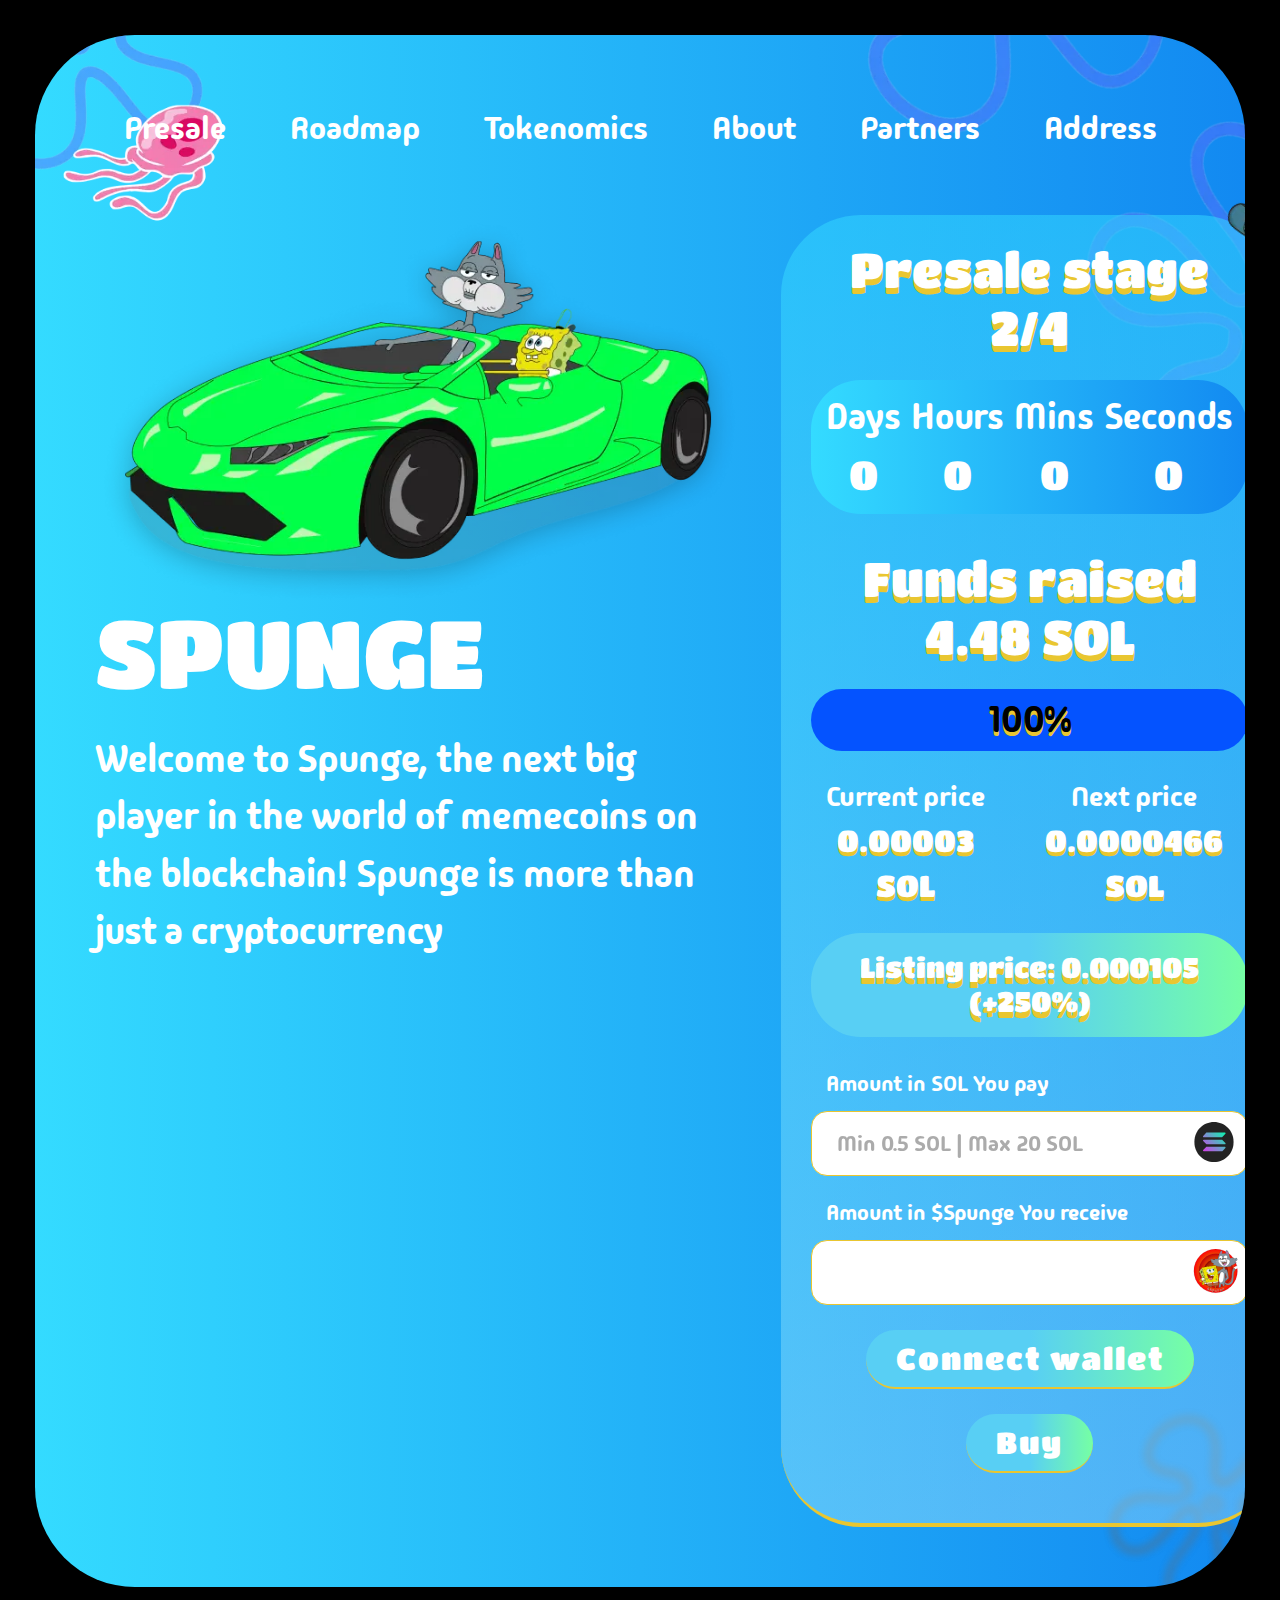
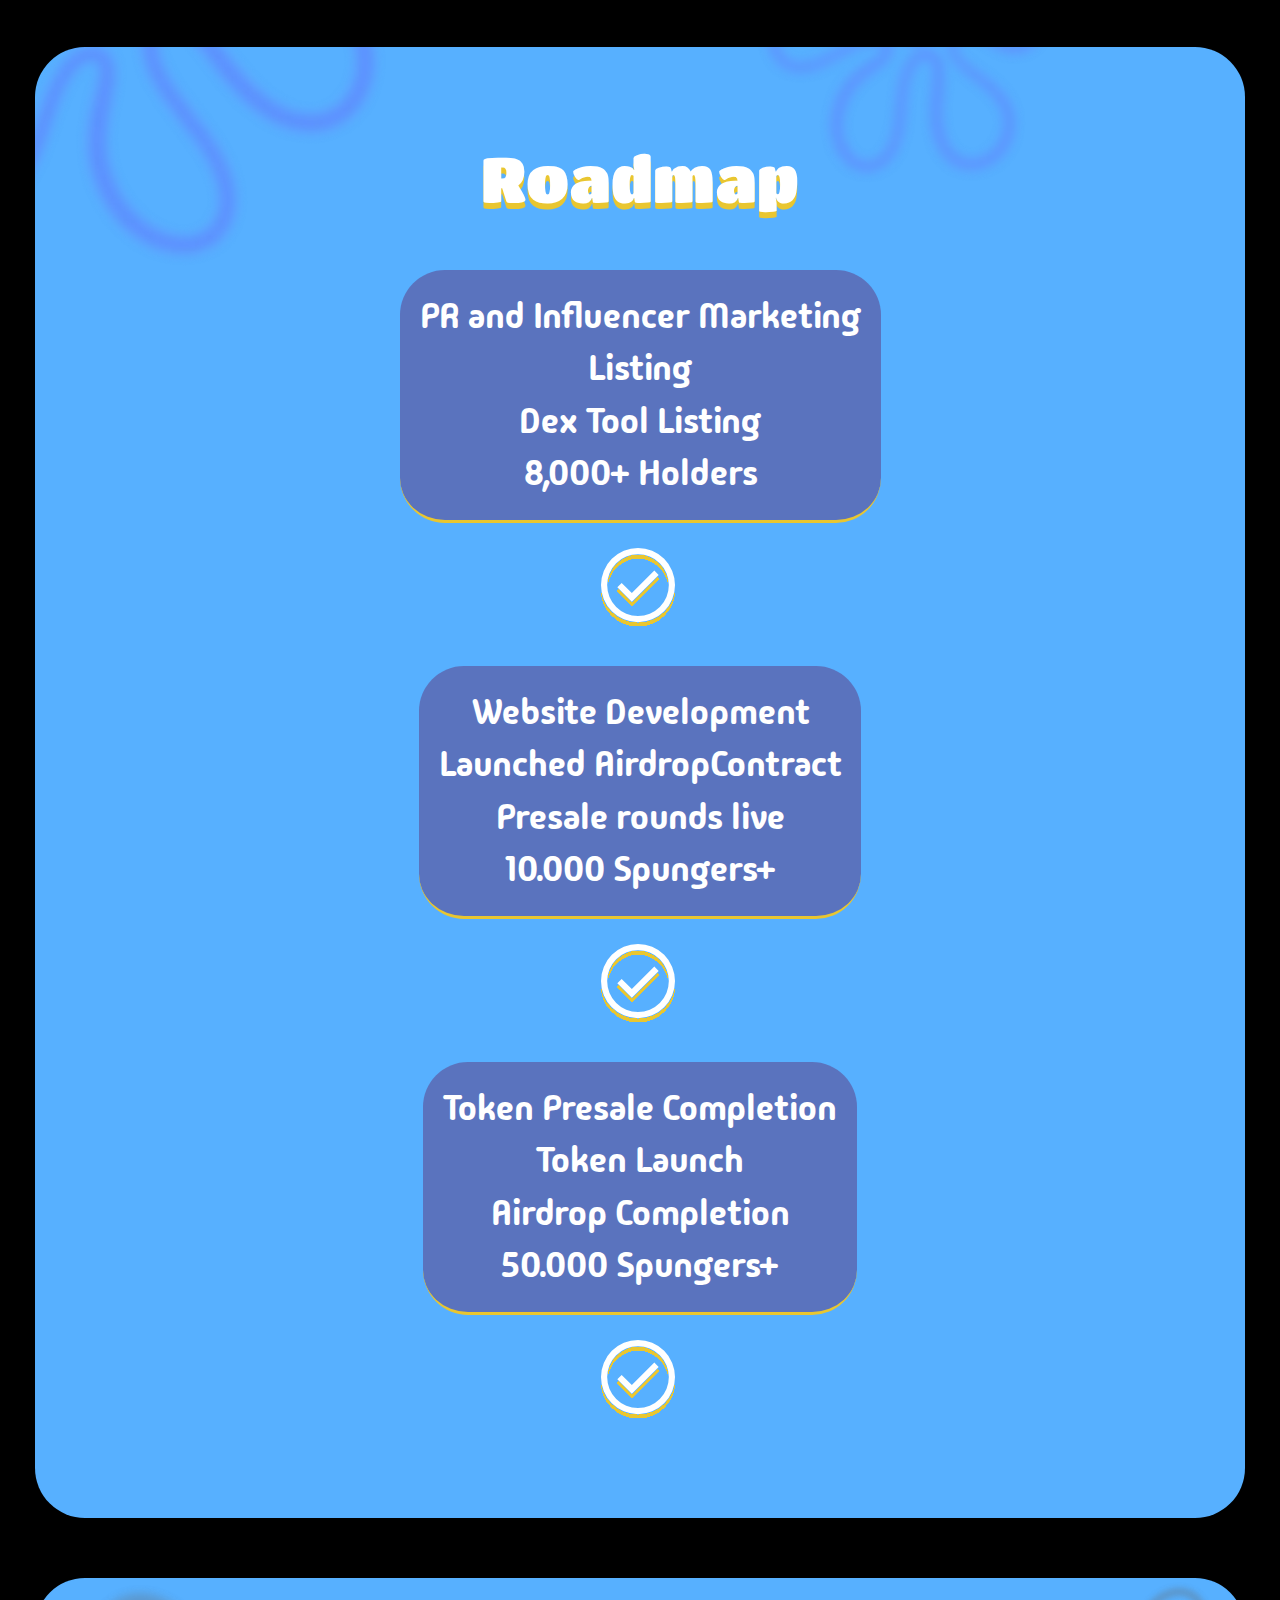
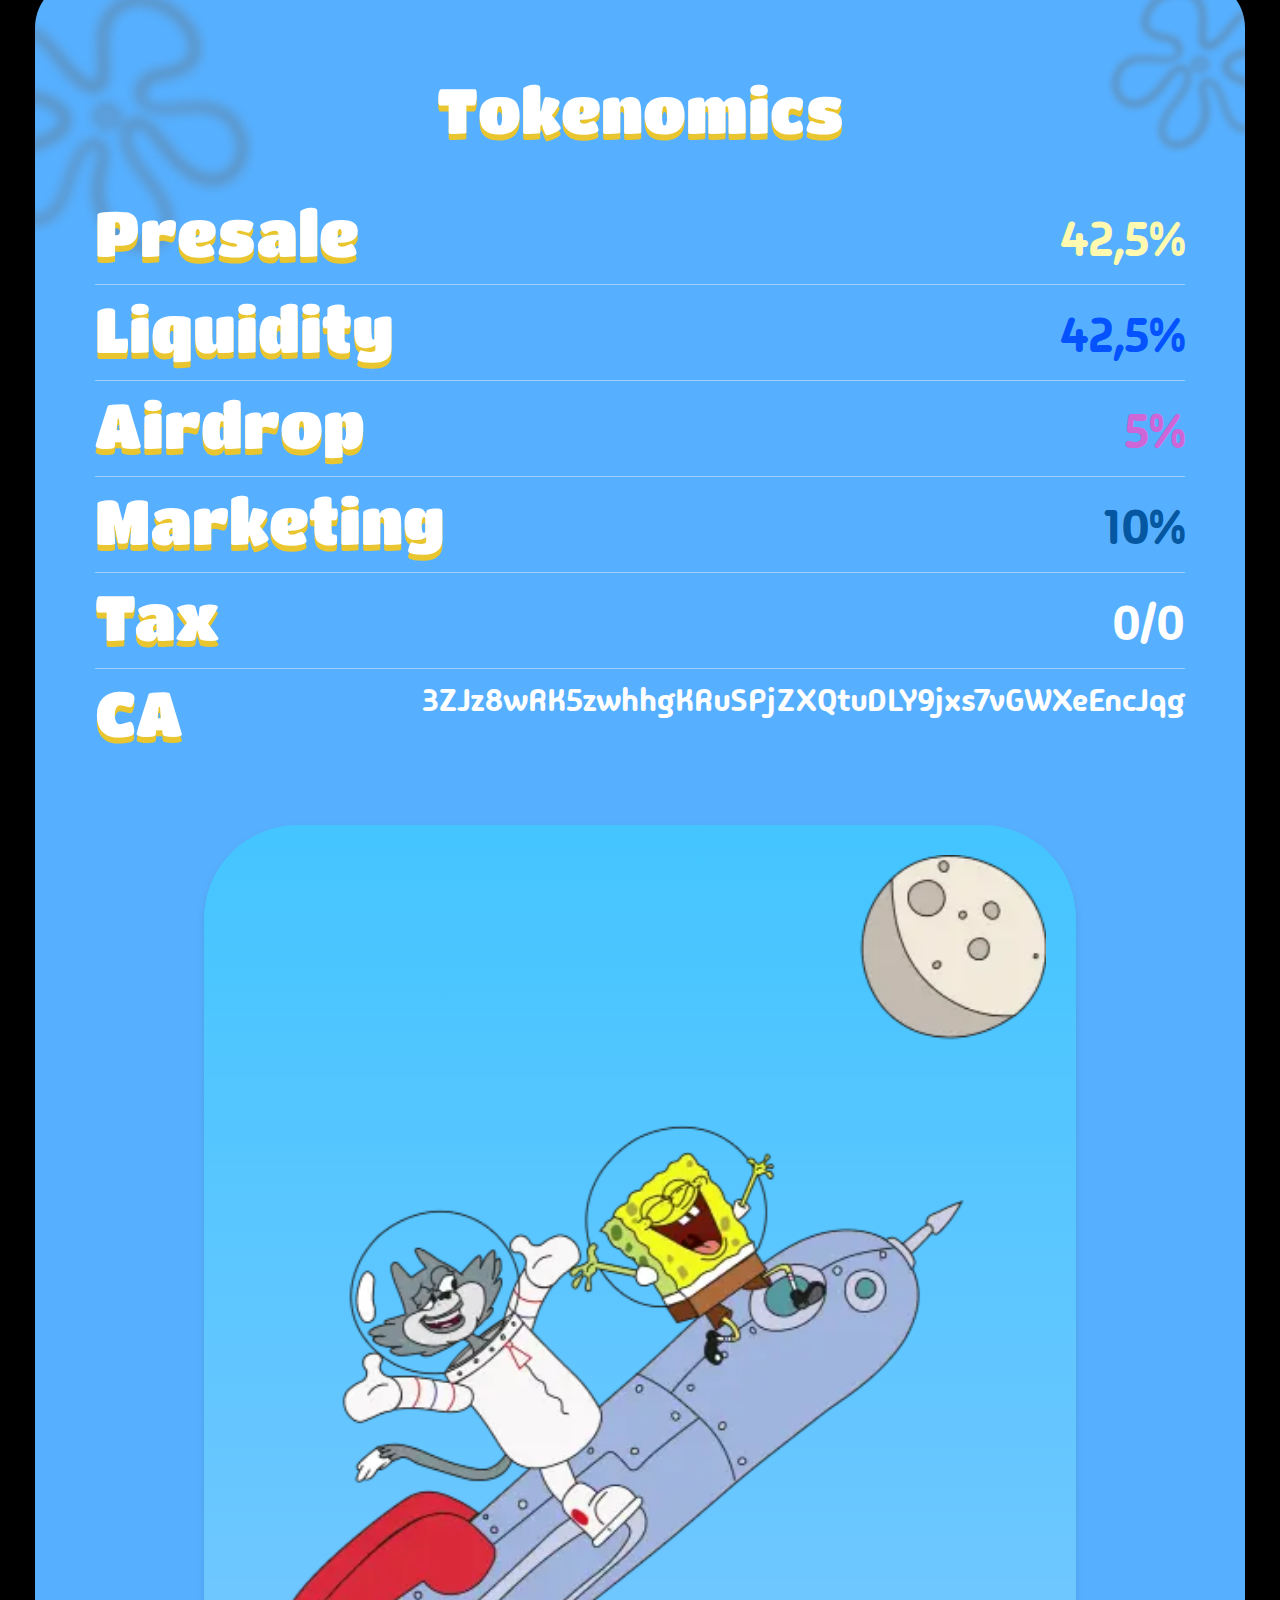
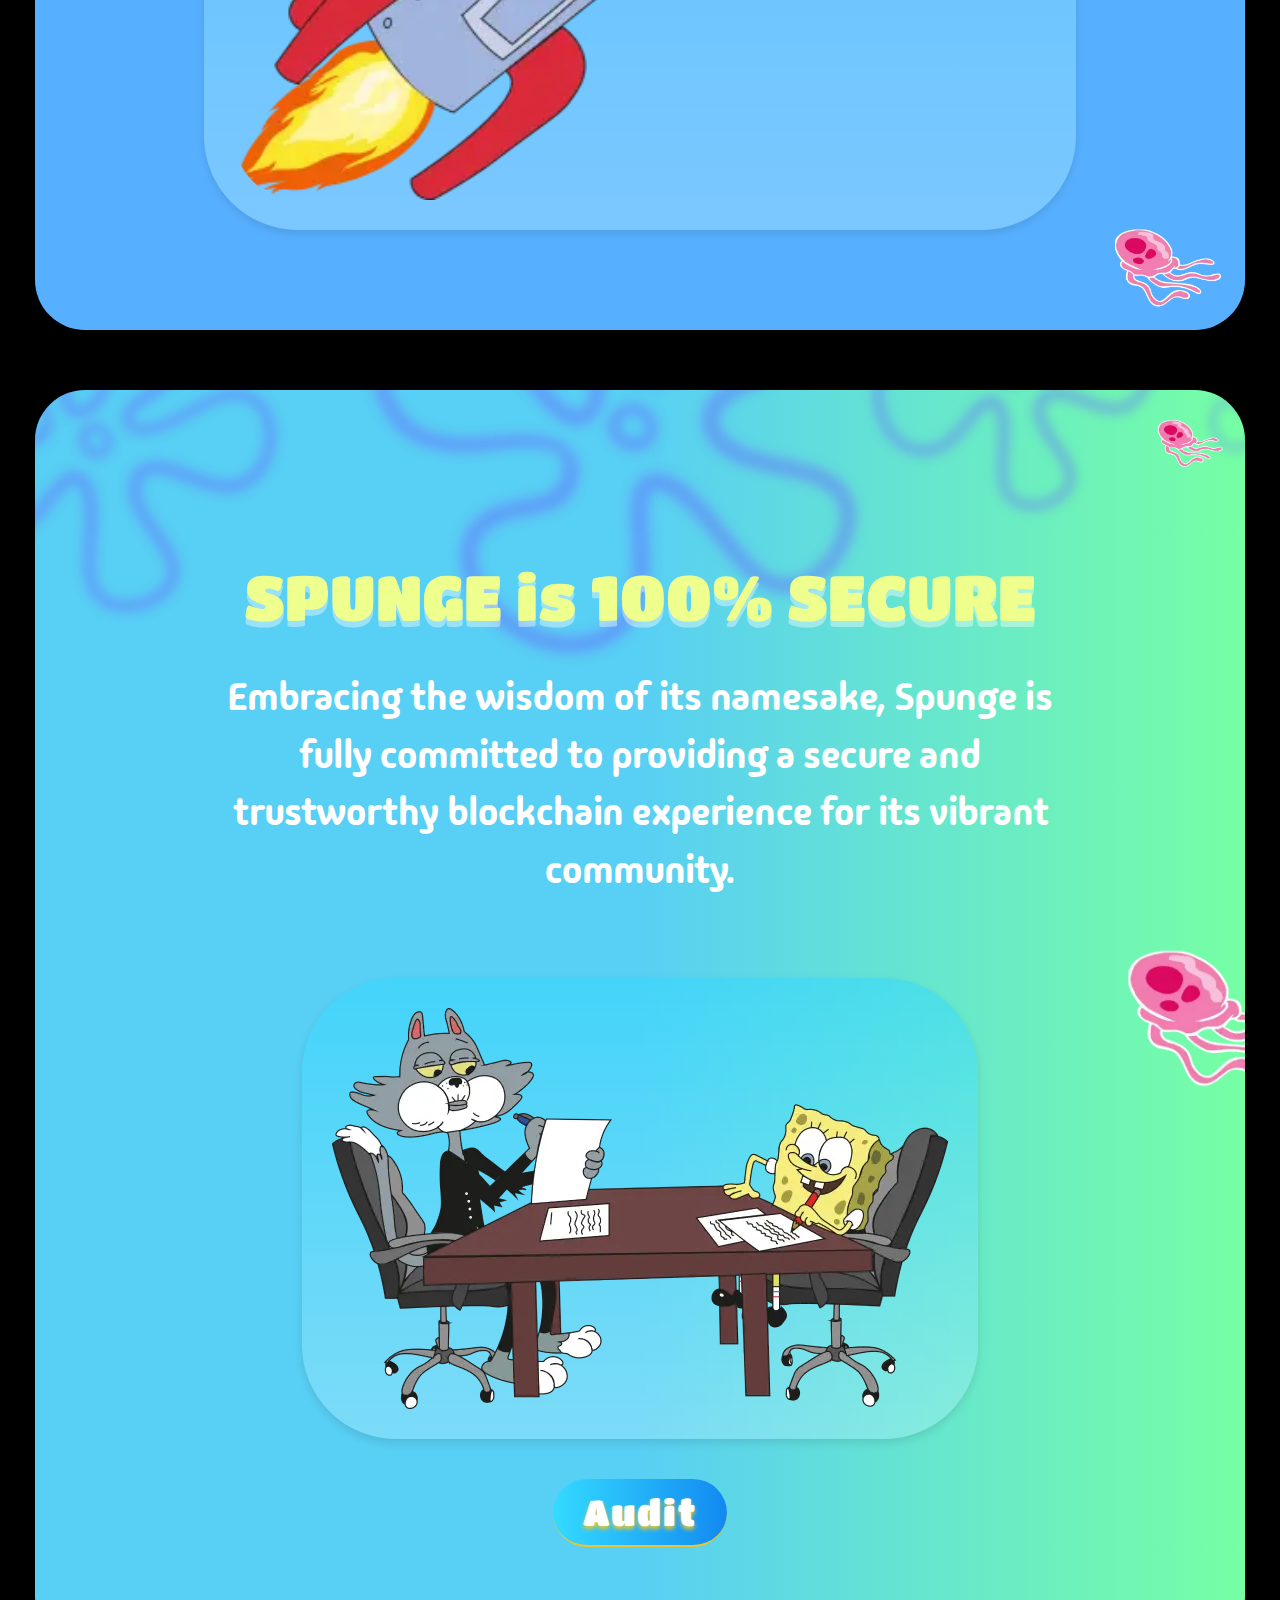
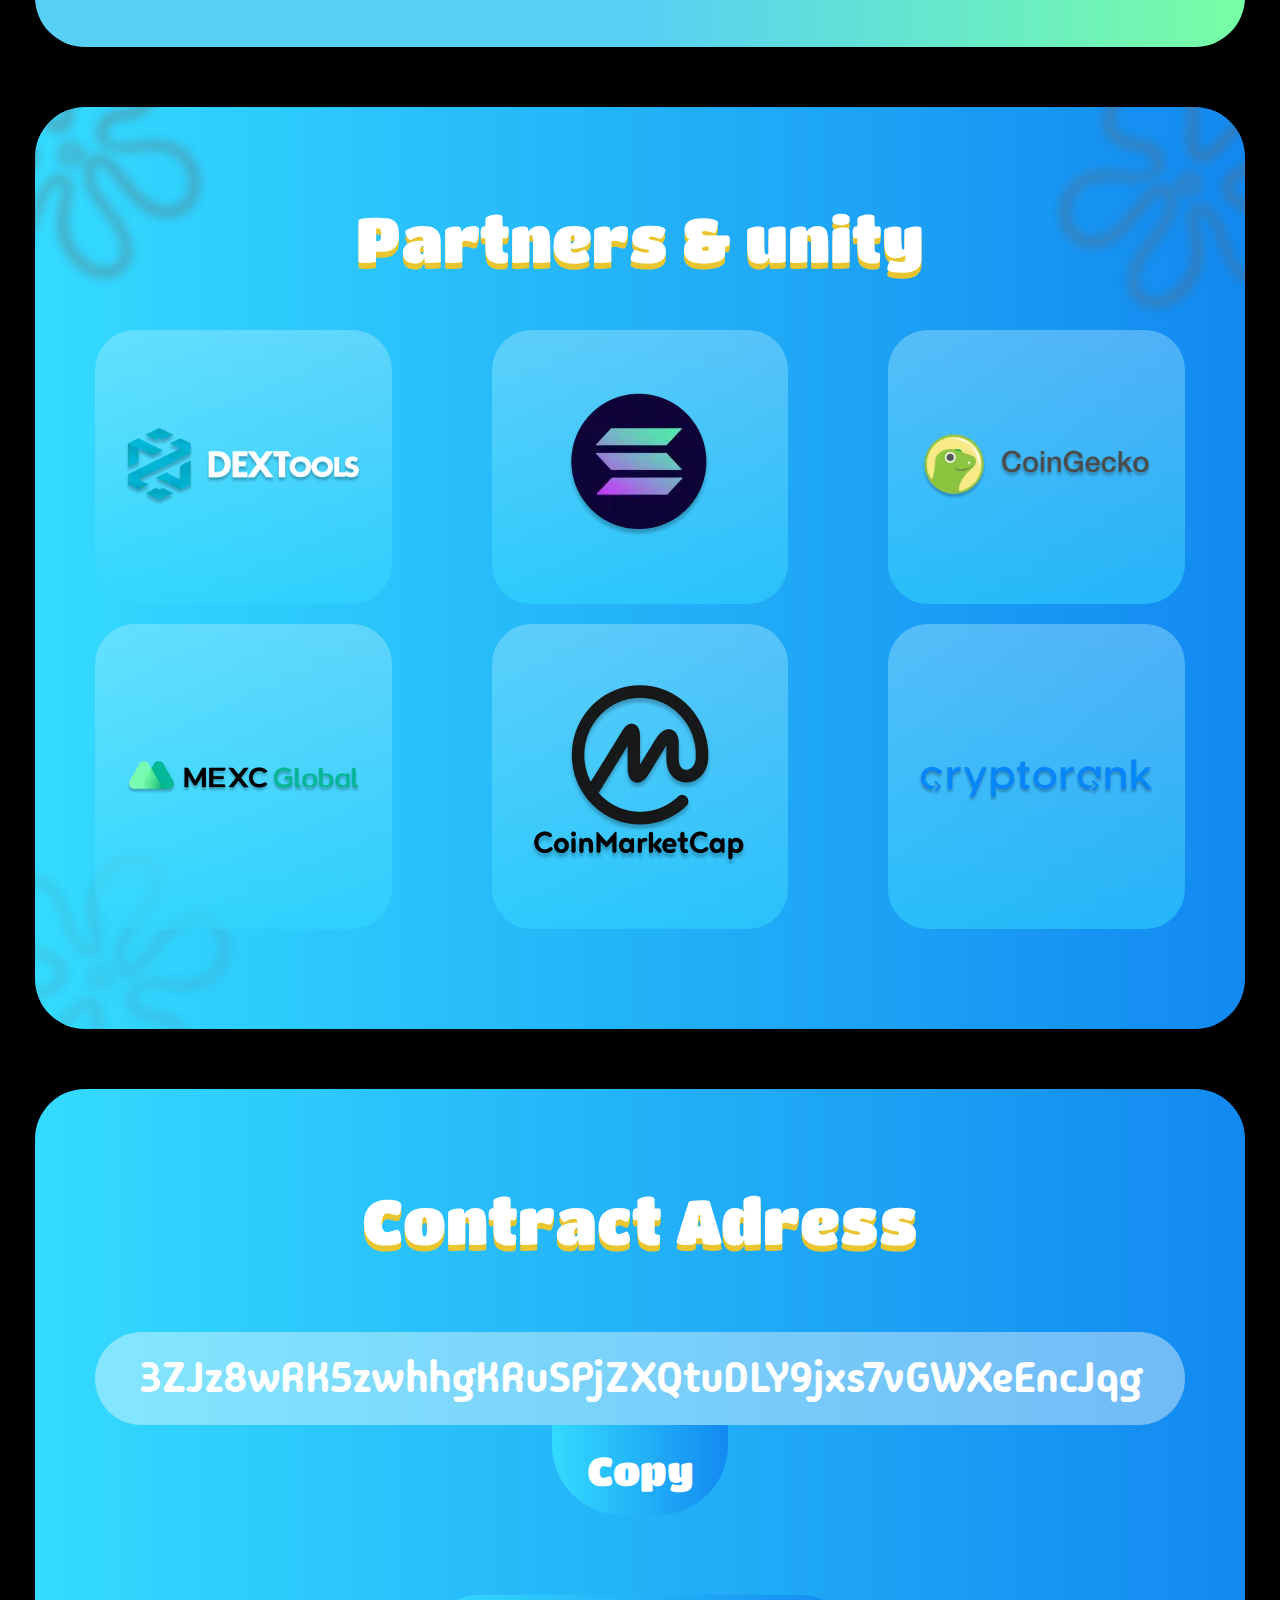
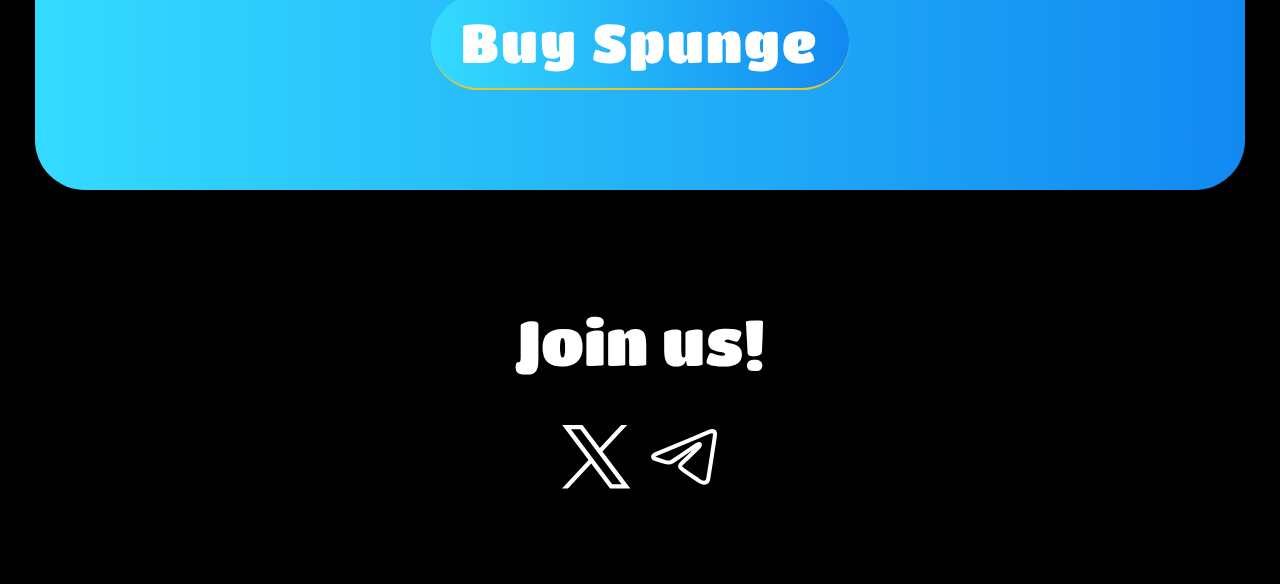
<file: index.html>
<!DOCTYPE html><html lang="ru"><head><meta charset="UTF-8"><meta name="viewport" content="width=device-width,initial-scale=1"><meta name="description" content="SPUNGE! Welcome to Spunge, the next big player in the world of memecoins on the blockchain! Spunge is more than just a cryptocurrency"><title>Spunge</title><link href="./css/style.min.css" rel="stylesheet"><link rel="icon" href="./img/icon/favicon.ico" type="image/x-icon"></head><body class="body"><div class="wrapper"><div class="modal" id="modal-howto" style="display: none;" onclick="toggle_howto()"><div class="modal__inner container"><div class="modal__text"><h2 class="title title--white modal__title">How to buy?</h2><ol class="modal__list"><li class="modal__item"><p class="modal__step">Authorise through Phantom/Solfare wallet</p></li><li class="modal__item"><p class="modal__step">Enter the amount</p></li><li class="modal__item"><p class="modal__step">Pay the amount and complete the transaction</p></li></ol></div><picture class="modal__img-picture"><source srcset="./img/sections/modal/modal-img.webp" type="image/webp"><img src="./img/sections/modal/modal-img.png" alt="Modal img" class="modal__img"></picture></div></div><div class="start logic-block"><!-- header и welcome не имеют класса logic-block, т.к. он задан для их родителя "start" в index.html --><header class="header container"><div class="header__inner"><nav class="header__nav nav"><ul class="nav__list"><li class="nav__item"><a href="#presale" class="nav__link">Presale</a></li><li class="nav__item"><a href="#roadmap" class="nav__link">Roadmap</a></li><li class="nav__item"><a href="#tokenomics" class="nav__link">Tokenomics</a></li><li class="nav__item"><a href="#about" class="nav__link">About</a></li><li class="nav__item"><a href="#partners" class="nav__link">Partners</a></li><li class="nav__item"><a href="#address" class="nav__link">Address</a></li></ul><!--<button class="header__button global-button global-button--1st-theme" onclick="toggle_howto()">How to buy</button>--></nav><button class="header__burger" title="Open menu"><!-- класс header__burger- -active преобразует бургер кнопку в крестик --> <span class="header__burger-line"></span></button></div><picture class="header__decoration--1"><source srcset="./img/decoration/jellyfish-with-flower.webp" type="image/webp"><img src="./img/decoration/jellyfish-with-flower.png" alt="Decoration"></picture></header><!-- header и welcome не имеют класса logic-block, т.к. он задан для их родителя "start" в index.html --><section class="welcome container"><div class="welcome__inner"><div class="welcome__text"><picture><source srcset="./img/sections/welcome/welcome-car.webp" type="image/webp"><img src="./img/sections/welcome/welcome-car.png" alt="Spunge" class="welcome__img"></picture><h1 class="welcome__title">SPUNGE</h1><p class="description">Welcome to Spunge, the next big player in the world of memecoins on the blockchain! Spunge is more than just a cryptocurrency</p></div><div class="p-stage"><h2 class="title title--white p-stage__title">Presale stage 2/4</h2><ul class="p-stage__time p-stage-time"><li class="p-stage-time__item"><p class="p-stage-time__length">Days</p><p class="p-stage-time__quantity">0</p></li><li class="p-stage-time__item"><p class="p-stage-time__length">Hours</p><p class="p-stage-time__quantity">0</p></li><li class="p-stage-time__item"><p class="p-stage-time__length">Mins</p><p class="p-stage-time__quantity">0</p></li><li class="p-stage-time__item"><p class="p-stage-time__length">Seconds</p><p class="p-stage-time__quantity">0</p></li></ul><div class="p-stage__funds p-stage-funds"><h3 class="title title--white p-stage-funds__title">Funds raised 4.48 SOL</h3><div class="p-stage-funds__line p-stage-funds__line--fully"><p>100%</p></div></div><ul class="p-stage__price p-stage-price"><li class="p-stage-price__item"><p class="p-stage-price__title">Current price</p><p class="p-stage-price__quantity">0.00003 SOL</p></li><li class="p-stage-price__item"><p class="p-stage-price__title">Next price</p><p class="p-stage-price__quantity">0.0000466 SOL</p></li></ul><div class="p-stage__listing p-stage-listing"><h3 class="title title--white p-stage-listing__title">Listing price: 0.000105 (+250%)</h3></div><form action="#" class="form"><fieldset class="form__field field"><legend class="form__legend visually-hidden">Amount in SOL Yoy pay</legend><label for="p-stage-pay-2" class="field__label hidden">Amount in SOL You pay</label> <input type="text" class="field__input" name="p-stage-pay-2" id="p-stage-pay-2" placeholder="Min 0.5 SOL | Max 20 SOL" required> <span class="field__ico"><img src="img/icon/solana.svg" class="field__ico" alt=""></span></fieldset><fieldset class="form__field field"><legend class="form__legend visually-hidden">Amount in $Spunge You receive</legend><label for="p-stage-receive-2" class="field__label hidden">Amount in $Spunge You receive</label> <input type="text" class="field__input" name="p-stage-receive-2" id="p-stage-receive-2" placeholder="" required> <span class="field__ico"><img src="img/icon/coin.svg" class="field__ico" alt=""></span></fieldset><button class="form__button global-button global-button--1st-theme">Connect wallet</button> <button class="form__button global-button global-button--1st-theme">Buy</button></form><!-- Декорации --><picture class="p-stage__decoration--1"><source srcset="./img/decoration/cap.webp" type="image/webp"><img src="./img/decoration/cap.png" alt="Decoration"></picture></div></div></section><!-- Декорации --><picture class="start__decoration--1"><source srcset="./img/decoration/flowers.webp" type="image/webp"><img src="./img/decoration/flowers.png" alt="Decoration"></picture><picture class="start__decoration--2"><source srcset="./img/decoration/flower-2.webp" type="image/webp"><img src="./img/decoration/flower-2.png" alt="Decoration"></picture></div><section class="roadmap container logic-block" id="roadmap"><div class="roadmap__inner"><h2 class="title title title--white roadmap__title">Roadmap</h2><ul class="roadmap__list"><li class="roadmap__item"><article class="roadmap-card"><h2 class="visually-hidden">Roadmap step</h2><p class="roadmap-card__text">PR and Influencer Marketing<br>Listing<br>Dex Tool Listing<br>8,000+ Holders</p></article></li><li class="roadmap__item"><article class="roadmap-card"><h2 class="visually-hidden">Roadmap step</h2><p class="roadmap-card__text">Website Development<br>Launched AirdropContract<br>Presale rounds live<br>10.000 Spungers+</p></article></li><li class="roadmap__item"><article class="roadmap-card"><h2 class="visually-hidden">Roadmap step</h2><p class="roadmap-card__text">Token Presale Completion<br>Token Launch<br>Airdrop Completion<br>50.000 Spungers+</p></article></li></ul></div><!-- Декорации --><picture class="roadmap__decoration--1"><source srcset="./img/decoration/flowers-3.webp" type="image/webp"><img src="./img/decoration/flowers-3.png" alt="Decoration"></picture></section><section class="tokenomics container logic-block" id="tokenomics"><div class="tokenomics__inner"><h2 class="title title--white tokenomics__title">Tokenomics</h2><div class="tokenomics__body"><ul class="tokenomics__list"><li class="tokenomics__item tokenomics-item"><h3 class="title title--white">Presale</h3><p class="tokenomics-item__value tokenomics-item__value--y">42,5%</p></li><li class="tokenomics__item tokenomics-item"><h3 class="title title--white">Liquidity</h3><p class="tokenomics-item__value tokenomics-item__value--b">42,5%</p></li><li class="tokenomics__item tokenomics-item"><h3 class="title title--white">Airdrop</h3><p class="tokenomics-item__value tokenomics-item__value--p">5%</p></li><li class="tokenomics__item tokenomics-item"><h3 class="title title--white">Marketing</h3><p class="tokenomics-item__value tokenomics-item__value--db">10%</p></li><li class="tokenomics__item tokenomics-item"><h3 class="title title--white">Tax</h3><p class="tokenomics-item__value">0/0</p></li><li class="tokenomics__item tokenomics-item tokenomics-item--code"><h3 class="title title--white">CA</h3><p class="tokenomics-item__value" style="white-space: nowrap; font-size: 32px;">3ZJz8wRK5zwhhgKRuSPjZXQtuDLY9jxs7vGWXeEncJqg</p></li></ul><picture class="tokenomics__img-picture"><source srcset="./img/sections/tokenomics/tokenomics-img.webp"><img src="./img/sections/tokenomics/tokenomics-img.webp" alt="Tokenomics" class="global-img global-img--2nd-theme tokenomics__img"></picture></div></div><!-- Декорации --><picture class="tokenomics__decoration--1"><source srcset="./img/decoration/flower-2.webp" type="image/webp"><img src="./img/decoration/flower-2.png" alt="Decoration"></picture><picture class="tokenomics__decoration--2"><source srcset="./img/decoration/flower-2.webp" type="image/webp"><img src="./img/decoration/flower-2.png" alt="Decoration"></picture><picture class="tokenomics__decoration--3"><source srcset="./img/decoration/jellyfish.webp" type="image/webp"><img src="./img/decoration/jellyfish.png" alt="Decoration"></picture></section><section class="secure container logic-block" id="about"><div class="secure__inner"><div class="secure__text"><h2 class="title title--colored secure__title">SPUNGE is 100% SECURE</h2><p class="description secure__description">Embracing the wisdom of its namesake, Spunge is fully committed to providing a secure and trustworthy blockchain experience for its vibrant community.</p></div><div class="secure__invitation"><picture><source srcset="./img/sections/secure/secure-img.webp" type="image/webp"><img src="./img/sections/secure/secure-img.png" alt="secure img" class="secure__img global-img global-img--2nd-theme secure__img"></picture><div class="secure__buttons"><button class="secure__button global-button global-button--text-shadow-theme">Audit</button></div></div></div><!-- Декорации --><picture class="secure__decoration--1"><source srcset="./img/decoration/flowers-4.webp" type="image/webp"><img src="./img/decoration/flowers-4.png" alt="Decoration"></picture><picture class="secure__decoration--2"><source srcset="./img/decoration/jellyfish.webp" type="image/webp"><img src="./img/decoration/jellyfish.png" alt="Decoration"></picture><picture class="secure__decoration--3"><source srcset="./img/decoration/jellyfish.webp" type="image/webp"><img src="./img/decoration/jellyfish.png" alt="Decoration"></picture></section><section class="partners container logic-block" id="partners"><div class="partners__inner"><h2 class="title title--white partners__title">Partners & unity</h2><ul class="partners__list"><li class="partners__item"><a href="#"><picture><source srcset="./img/sections/partners/partner-1.webp" type="image/webp"><img src="./img/sections/partners/partner-1.png" alt="Partner DEXTools" title="Partner DEXTools" class="partners__logo"></picture></a></li><li class="partners__item"><a href="#"><picture><source srcset="./img/sections/partners/partner-2.webp" type="image/webp"><img src="./img/sections/partners/partner-2.png" alt="Partner S" title="Partner S" class="partners__logo"></picture></a></li><li class="partners__item"><a href="#"><picture><source srcset="./img/sections/partners/partner-3.webp" type="image/webp"><img src="./img/sections/partners/partner-3.png" alt="Partner CoinGecko" title="Partner CoinGecko" class="partners__logo"></picture></a></li><li class="partners__item"><a href="#"><picture><source srcset="./img/sections/partners/partner-4.webp" type="image/webp"><img src="./img/sections/partners/partner-4.png" alt="Partner MEXC Global" title="Partner MEXC Global" class="partners__logo"></picture></a></li><li class="partners__item"><a href="#"><picture><source srcset="./img/sections/partners/partner-5.webp" type="image/webp"><img src="./img/sections/partners/partner-5.png" alt="Partner CoinMarketCap" title="Partner CoinMarketCap" class="partners__logo"></picture></a></li><li class="partners__item"><a href="#"><picture><source srcset="./img/sections/partners/partner-6.webp" type="image/webp"><img src="./img/sections/partners/partner-6.png" alt="Partner Cryptorank" title="Partner Cryptorank" class="partners__logo"></picture></a></li></ul></div><!-- Декорации --><picture class="partners__decoration--1"><source srcset="./img/decoration/flower-2.webp" type="image/webp"><img src="./img/decoration/flower-2.png" alt="Decoration"></picture><picture class="partners__decoration--2"><source srcset="./img/decoration/flower-2.webp" type="image/webp"><img src="./img/decoration/flower-2.png" alt="Decoration"></picture><picture class="partners__decoration--3"><source srcset="./img/decoration/flower-2.webp" type="image/webp"><img src="./img/decoration/flower-2.png" alt="Decoration"></picture></section><section class="contract container logic-block" id="address"><div class="contract__inner"><h2 class="title title--white contract__title">Contract Adress</h2><div class="contract__copy"><p class="contract__code">3ZJz8wRK5zwhhgKRuSPjZXQtuDLY9jxs7vGWXeEncJqg</p><button class="contract__copy-button">Copy</button></div><button class="contract__button global-button global-button--1st-theme">Buy Spunge</button></div></section><footer class="footer container logic-block"><div class="footer__inner"><h2 class="title title--white-no-shadow footer__title">Join us!</h2><ul class="footer__list"><li class="footer__item"><a href="#"><img src="./img/icon/x.svg" alt="X.com" class="footer__soc1al"></a></li><li class="footer__item"><a href="#"><img src="./img/icon/telegram.svg" alt="X.com" class="footer__soc1al"></a></li></ul></div></footer></div><div class="visually-hidden"><!-- блоки, которые сверстаны и скрыты --><section class="presale container logic-block" id="presale"><div class="presale__inner"><div class="presale__text"><h2 class="title title--colored presale__title">Presale Is Live - Join Spunge Now</h2><p class="description presale__description">Spunge is currently in its presale phase, giving you the opportunity to buy Spunge before the official launch. Join the Spunge community now and secure your place in the pack!</p></div><div class="presale__invitation"><picture><source srcset="./img/sections/presale/presale-img.webp" type="image/webp"><img src="./img/sections/presale/presale-img.png" alt="Presale img" class="presale__img global-img global-img--1st-theme presale__img"></picture><div class="presale__buttons"><button class="presale__button global-button global-button--text-shadow-theme">Join airdrop</button> <button class="presale__button global-button global-button--text-shadow-theme">Buy Spunge</button></div></div></div><!-- Декорации --><picture class="presale__decoration--1"><source srcset="./img/decoration/flower.webp" type="image/webp"><img src="./img/decoration/flower.png" alt="Decoration"></picture><picture class="presale__decoration--2"><source srcset="./img/decoration/flowers-2.webp" type="image/webp"><img src="./img/decoration/flowers-2.png" alt="Decoration"></picture><picture class="presale__decoration--3"><source srcset="./img/decoration/jellyfish.webp" type="image/webp"><img src="./img/decoration/jellyfish.png" alt="Decoration"></picture></section><div class="p-stage"><h2 class="title title--white p-stage__title">Presale stage 2/4</h2><ul class="p-stage__time p-stage-time"><li class="p-stage-time__item"><p class="p-stage-time__length">Days</p><p class="p-stage-time__quantity">0</p></li><li class="p-stage-time__item"><p class="p-stage-time__length">Hours</p><p class="p-stage-time__quantity">0</p></li><li class="p-stage-time__item"><p class="p-stage-time__length">Mins</p><p class="p-stage-time__quantity">0</p></li><li class="p-stage-time__item"><p class="p-stage-time__length">Seconds</p><p class="p-stage-time__quantity">0</p></li></ul><div class="p-stage__funds p-stage-funds"><h3 class="title title--white p-stage-funds__title">Funds raised 4.48 SOL</h3><div class="p-stage-funds__line p-stage-funds__line--fully"><p>100%</p></div></div><ul class="p-stage__price p-stage-price"><li class="p-stage-price__item"><p class="p-stage-price__title">Current price</p><p class="p-stage-price__quantity">0.00003 SOL</p></li><li class="p-stage-price__item"><p class="p-stage-price__title">Next price</p><p class="p-stage-price__quantity">0.0000466 SOL</p></li></ul><div class="p-stage__listing p-stage-listing"><h3 class="title title--white p-stage-listing__title">Listing price: 0.000105 (+250%)</h3></div><form action="#" class="form"><fieldset class="form__field field"><legend class="form__legend visually-hidden">Amount in SOL Yoy pay</legend><label for="p-stage-pay-2" class="field__label hidden">Amount in SOL You pay</label> <input type="text" class="field__input" name="p-stage-pay-2" id="p-stage-pay-2" placeholder="Min 0.5 SOL | Max 20 SOL" required> <span class="field__ico"><img src="img/icon/solana.svg" class="field__ico" alt=""></span></fieldset><fieldset class="form__field field"><legend class="form__legend visually-hidden">Amount in $Spunge You receive</legend><label for="p-stage-receive-2" class="field__label hidden">Amount in $Spunge You receive</label> <input type="text" class="field__input" name="p-stage-receive-2" id="p-stage-receive-2" placeholder="" required> <span class="field__ico"><img src="img/icon/coin.svg" class="field__ico" alt=""></span></fieldset><button class="form__button global-button global-button--1st-theme">Connect wallet</button> <button class="form__button global-button global-button--1st-theme">Buy</button></form><!-- Декорации --><picture class="p-stage__decoration--1"><source srcset="./img/decoration/cap.webp" type="image/webp"><img src="./img/decoration/cap.png" alt="Decoration"></picture></div><div class="p-stage"><h2 class="title title--white p-stage__title">Presale stage 2/4</h2><ul class="p-stage__time p-stage-time"><li class="p-stage-time__item"><p class="p-stage-time__length">Days</p><p class="p-stage-time__quantity">0</p></li><li class="p-stage-time__item"><p class="p-stage-time__length">Hours</p><p class="p-stage-time__quantity">0</p></li><li class="p-stage-time__item"><p class="p-stage-time__length">Mins</p><p class="p-stage-time__quantity">0</p></li><li class="p-stage-time__item"><p class="p-stage-time__length">Seconds</p><p class="p-stage-time__quantity">0</p></li></ul><div class="p-stage__funds p-stage-funds"><h3 class="title title--white p-stage-funds__title">Funds raised 4.48 SOL</h3><div class="p-stage-funds__line p-stage-funds__line--fully"><p>100%</p></div></div><ul class="p-stage__price p-stage-price"><li class="p-stage-price__item"><p class="p-stage-price__title">Current price</p><p class="p-stage-price__quantity">0.00003 SOL</p></li><li class="p-stage-price__item"><p class="p-stage-price__title">Next price</p><p class="p-stage-price__quantity">0.0000466 SOL</p></li></ul><div class="p-stage__listing p-stage-listing"><h3 class="title title--white p-stage-listing__title">Listing price: 0.000105 (+250%)</h3></div><form action="#" class="form"><fieldset class="form__field field"><legend class="form__legend visually-hidden">Amount in SOL Yoy pay</legend><label for="p-stage-pay" class="field__label hidden">Min 0.5 SOL | Max 20 SOL</label> <input type="text" class="field__input" name="p-stage-pay" id="p-stage-pay" placeholder="Min 0.5 SOL | Max 20 SOL" required></fieldset><fieldset class="form__field field"><legend class="form__legend visually-hidden">Amount in $Spunge You receive</legend><label for="p-stage-receive" class="field__label hidden">Min 0.5 SOL | Max 20 SOL</label> <input type="text" class="field__input" name="p-stage-receive" id="p-stage-receive" placeholder="" required></fieldset><button class="form__button global-button global-button--1st-theme">Buy now</button></form><button class="p-stage__button p-stage__button--small global-button global-button--1st-theme">How to buy?</button></div>!-- Декорации --><picture class="p-stage__decoration--1"><source srcset="./img/decoration/cap.webp" type="image/webp"><img src="./img/decoration/cap.png" alt="Decoration"></picture></div></div><noscript>Please enable JavaScript in your browser settings!</noscript><script src="./js/main.min.js"></script></body></html>
</file>
<file: css/style.min.css>
html{min-height:100%}body{margin:0;padding:0;line-height:1.5;min-height:100%;overflow:auto;word-wrap:break-word;-webkit-font-smoothing:antialiased;-moz-osx-font-smoothing:grayscale;-ms-text-size-adjust:100%;-moz-text-size-adjust:100%;-webkit-text-size-adjust:100%;-webkit-tap-highlight-color:rgba(0,0,0,0);touch-action:manipulation}*,*::before,*::after{box-sizing:border-box !important}h1,h2,h3,h4,h5,h6,p{margin:0;padding:0;font:inherit}ul,li,ol{margin:0;padding:0;list-style:none}hr{margin:0}input,textarea,select,button,details,summary,article,section{font:inherit}button{border:none;background:rgba(0,0,0,0);margin:0;padding:0;cursor:pointer;color:inherit}a{text-decoration:none}img,svg{vertical-align:middle}svg *{transition-property:fill,stroke}fieldset{border:none;margin:0;padding:0}details::-webkit-details-marker,summary::-webkit-details-marker{display:none}@font-face{font-family:"MadimiOne-Regular";src:url("./../fonts/MadimiOne-Regular.woff2") format("woff2"),url("./../fonts/MadimiOne-Regular.woff") format("woff");font-weight:400;font-style:normal;font-display:swap}@font-face{font-family:"TitanOne-Regular";src:url("./../fonts/TitanOne-Regular.woff2") format("woff2"),url("./../fonts/TitanOne-Regular.woff") format("woff");font-weight:400;font-style:normal;font-display:swap}:root{--container-width: 1850px;--section-padding-x: 60px;--wrapper-padding: 35px;--start-block-border-radius: 100px;--section-border-radius: 50px;--page-min-width: 280px;--c-light: #FFFFFF;--c-dark: #000000;--c-shadow: #e9c630;--c-1st: #57B0FF;--c-linear-gradient-accent: linear-gradient(to left, #1289F1, #34DBFF);--c-linear-gradient-second: linear-gradient(to left, #76FFA4, #58CFF4, #58CFF4);--c-linear-gradient-third: linear-gradient(to bottom, rgba(192, 243, 255, .35), rgba(51, 216, 255, .53));--c-linear-gradient-fourth: linear-gradient(to bottom, rgba(51, 216, 255, .53), rgba(192, 243, 255, .35));--c-linar-gradient-fiveth: linear-gradient(to right, #244E73, #4F6F90);--c-text-1st: #EFFF8D;--transition: all ease .3s}.body--not-scroll{overflow:hidden}.wrapper{max-width:calc(var(--container-width) + var(--wrapper-padding)*2);padding:var(--wrapper-padding);margin:0 auto}@media(max-width: 768px){.wrapper{--wrapper-padding: 10px;padding:var(--wrapper-padding)}}.container{max-width:calc(var(--container-width) + var(--section-padding-x)*2);margin:0 auto;padding:0 var(--section-padding-x)}@media(max-width: 768px){.container{--section-padding-x: 50px}}@media(max-width: 480px){.container{--section-padding-x: 20px}}.title{font-size:clamp(2.125rem,1.297rem + 3.31vw,4.125rem)}.title--white{color:var(--c-light);text-shadow:0 6px 0 var(--c-shadow)}.title--white-no-shadow{color:var(--c-light)}.title--colored{color:var(--c-text-1st);text-shadow:0 6px 0 rgba(255,255,255,.4)}.description{font-size:clamp(1.375rem,.909rem + 1.86vw,2.5rem)}.logic-block{margin-bottom:60px;border-radius:var(--section-border-radius)}@media(max-width: 1024px){.logic-block{--section-border-radius: 28px}}@media(max-width: 768px){.logic-block{margin-bottom:15px}}.global-button{font-family:"TitanOne-Regular";color:var(--c-light);padding:6px 30px;border-radius:100px;border-bottom:2px solid var(--c-shadow);font-size:30px;transition:var(--transition);letter-spacing:2px}.global-button--1st-theme{background:var(--c-linear-gradient-accent)}.global-button--text-shadow-theme{background:var(--c-linear-gradient-accent);text-shadow:0 3px 4px var(--c-shadow);font-size:36px}@media(max-width: 1024px){.global-button{border-radius:24px !important}}@media(max-width: 768px){.global-button{border-radius:16px !important;font-size:20px !important}}@media(hover: hover){.global-button:hover{transform:scale(1.04)}}@media(hover: none){.global-button:active{transform:scale(1.04)}}.global-img{padding:30px;background:var(--c-linear-gradient-fourth);-webkit-backdrop-filter:blur(8px);backdrop-filter:blur(8px);border-radius:94px;width:670px}@media(max-width: 1024px){.global-img{width:450px}}@media(max-width: 1280px){.global-img{max-width:100%;width:100%}}@media(max-width: 1024px){.global-img{border-radius:16px;padding:15px}}.global-img--1st-theme{border-bottom:3px solid var(--c-shadow)}.global-img--2nd-theme{box-shadow:0 4px 8px rgba(0,0,0,.1)}.visually-hidden{position:absolute !important;width:1px !important;height:1px !important;margin:-1px !important;border:0 !important;padding:0 !important;white-space:nowrap !important;-webkit-clip-path:inset(100%) !important;clip-path:inset(100%) !important;clip:rect(0 0 0 0) !important;overflow:hidden !important}*{scrollbar-width:thin}body{font-family:"MadimiOne-Regular";font-size:40px;color:var(--c-light);background-color:var(--c-dark)}body a{color:var(--c-light)}.wrapper{min-height:100%}noscript{position:fixed;font-size:40px;width:100vw;padding:20px;bottom:0;left:0;text-align:center;z-index:99999;background:var(--c-dark);color:var(--c-light)}@media(max-width: 768px){noscript{font-size:24px}}h1,h2,h3,h4,h5,h6{line-height:1;font-family:"TitanOne-Regular"}*:focus-visible{outline:4px dashed var(--c-dark);transition:none !important}.modal{position:fixed;top:0;left:0;width:100%;height:100dvh;margin:0 auto;z-index:9999;padding-top:150px;padding-bottom:150px;overflow:hidden auto;border-radius:0 0 100px 100px;background:url("./../img/decoration/modal-bg.webp") no-repeat,var(--c-linar-gradient-fiveth);background-position:center}@media(max-width: 1024px){.modal{border-radius:0}}@media(max-width: 1024px){.modal{padding-top:75px;padding-bottom:75px}}.modal__inner{display:flex;justify-content:space-between;-moz-column-gap:40px;column-gap:40px}@media(max-width: 1280px){.modal__inner{justify-content:center}}.modal__title{margin-bottom:60px;text-align:center}.modal__list{display:flex;flex-direction:column;row-gap:40px;margin-bottom:60px;margin-left:30px}@media(max-width: 1024px){.modal__list{row-gap:20px}}.modal__item{list-style-type:decimal}@media(max-width: 1024px){.modal__item::marker{font-size:28px}}@media(max-width: 768px){.modal__item::marker{font-size:18px}}@media(max-width: 1024px){.modal__step{font-size:28px}}@media(max-width: 768px){.modal__step{font-size:18px}}.modal__note{font-size:36px;max-width:850px;background:var(--c-linear-gradient-accent);text-align:center;padding:8px 50px;border-radius:100px;margin:0 auto}@media(max-width: 1024px){.modal__note{font-size:32px}}@media(max-width: 768px){.modal__note{font-size:20px}}@media(max-width: 1280px){.modal__img-picture{display:none}}.modal__img{width:100%}.p-stage{--p-stage-button-small-gradient: linear-gradient(to left, #0B518D, #187D93);position:relative;max-width:650px;display:flex;flex-direction:column;background:var(--c-linear-gradient-fourth);padding:25px 30px;border-radius:80px;border-bottom:4px solid var(--c-shadow)}@media(max-width: 1024px){.p-stage{border-radius:24px}}@media(max-width: 768px){.p-stage{padding:15px}}.p-stage h2,.p-stage h3{font-size:48px;text-align:center;line-height:1.2}@media(max-width: 1024px){.p-stage h2,.p-stage h3{font-size:34px}}@media(max-width: 480px){.p-stage h2,.p-stage h3{font-size:22px}}.p-stage__title{margin-bottom:25px;text-align:center}.p-stage .p-stage-time{margin-bottom:35px;display:grid;grid-template-columns:repeat(4, 1fr);text-align:center;background:var(--c-linear-gradient-accent);border-radius:50px;padding:10px 15px;-moz-column-gap:10px;column-gap:10px}.p-stage .p-stage-time__length{font-size:36px}@media(max-width: 1024px){.p-stage .p-stage-time__length{font-size:24px}}@media(max-width: 768px){.p-stage .p-stage-time__length{font-size:18px}}.p-stage .p-stage-time__quantity{font-family:"TitanOne-Regular"}@media(max-width: 1024px){.p-stage .p-stage-time__quantity{font-size:32px}}@media(max-width: 768px){.p-stage .p-stage-time__quantity{font-size:22px}}.p-stage .p-stage-funds{margin-bottom:25px}.p-stage .p-stage-funds__title{margin-bottom:25px}.p-stage .p-stage-funds__line{width:100%;background:var(--c-light);color:var(--c-dark);text-shadow:0 4px 0 var(--c-shadow);border-radius:50px;text-align:center;font-size:36px;padding:4px 0}@media(max-width: 768px){.p-stage .p-stage-funds__line{font-size:24px}}.p-stage .p-stage-funds__line--fully{background:#0453ff}.p-stage .p-stage-price{display:flex;justify-content:space-around;text-align:center;margin-bottom:25px;-moz-column-gap:20px;column-gap:20px}@media(max-width: 480px){.p-stage .p-stage-price{justify-content:space-between}}.p-stage .p-stage-price__title{font-size:28px}@media(max-width: 1024px){.p-stage .p-stage-price__title{font-size:22px}}.p-stage .p-stage-price__quantity{font-size:30px;font-family:"TitanOne-Regular";text-shadow:0 4px 0 var(--c-shadow)}@media(max-width: 1024px){.p-stage .p-stage-price__quantity{font-size:20px}}.p-stage .p-stage-listing__title{font-size:28px;background:var(--c-linear-gradient-second);border-radius:50px;padding:18px;margin-bottom:10px}@media(max-width: 1024px){.p-stage .p-stage-listing__title{font-size:24px}}@media(max-width: 480px){.p-stage .p-stage-listing__title{font-size:16px}}.p-stage .p-stage-listing__description{font-size:22px;text-align:center}@media(max-width: 768px){.p-stage .p-stage-listing__description{font-size:16px}}.p-stage__button{font-size:36px;margin:0 auto;margin-top:25px;background:var(--c-linear-gradient-second)}@media(max-width: 1440px){.p-stage__button{font-size:28px}}.p-stage .form{width:100%;margin-bottom:25px;display:flex;flex-direction:column;align-items:center}.p-stage .form .field{text-align:left;width:100%;position:relative}.p-stage .form .field__input{padding:15px 25px;font-size:22px;width:100%;border:1px solid var(--c-shadow);border-radius:16px}@media(max-width: 480px){.p-stage .form .field__input{font-size:16px}}.p-stage .form .field__input::placeholder{opacity:.6}.p-stage .form .field__ico{align-items:right;vertical-align:baseline;position:absolute;right:5px;bottom:5px;pointer-events:none;width:48px}.p-stage .form .field__label{font-size:22px;margin-left:15px}@media(max-width: 480px){.p-stage .form .field__label{font-size:16px}}.p-stage .form__button{margin-top:25px;background:var(--c-linear-gradient-second)}.p-stage__button--small{font-size:16px;background:var(--p-stage-button-small-gradient);margin-top:0}@media(max-width: 768px){.p-stage__button--small{font-size:14px !important}}.p-stage__decoration--1{position:absolute;top:-50px;right:-10px;transform:rotate(35deg)}.p-stage__decoration--1 img{width:50px}@media(max-width: 1024px){.p-stage__decoration--1{top:-55px;right:-30px;transform:rotate(35deg)}}@media(max-width: 768px){.p-stage__decoration--1{display:none}}.start{position:relative;background:var(--c-linear-gradient-accent);border-radius:var(--start-block-border-radius);overflow:hidden}@media(max-width: 1024px){.start{--start-block-border-radius: 58px}}@media(max-width: 480px){.start{--start-block-border-radius: 36px}}.start__decoration--1{position:absolute;top:0;right:0}.start__decoration--1 img{width:660px}@media(max-width: 1280px){.start__decoration--1 img{width:400px}}@media(max-width: 768px){.start__decoration--1{display:none}}.start__decoration--2{position:absolute;bottom:-40px;right:-20px;transform:scaleX(-1)}.start__decoration--2 img{width:200px}@media(max-width: 1280px){.start__decoration--2 img{width:175px}}@media(max-width: 768px){.start__decoration--2{display:none}}.header{position:relative;padding-top:60px;padding-bottom:60px}@media(max-width: 768px){.header{padding-top:50px;padding-bottom:50px}}@media(max-width: 480px){.header{padding-top:35px;padding-bottom:35px}}@media(max-width: 1024px){.header{z-index:100}}.header__inner{display:flex;justify-content:center;align-items:center;position:relative;z-index:1}@media(max-width: 1024px){.header__inner{justify-content:flex-end}}.header .nav{display:flex;-moz-column-gap:64px;column-gap:64px;position:relative}.header .nav__list{display:flex;-moz-column-gap:64px;column-gap:64px;max-width:1040px;overflow-x:auto}@media(max-width: 1024px){.header .nav__list{row-gap:20px;flex-direction:column;align-items:center;width:100%;overflow:visible}}@media(max-width: 768px){.header .nav__list{row-gap:10px}}.header .nav__link{position:relative;font-size:32px}.header .nav__link::after{content:"";position:absolute;bottom:0;left:50%;transform:translateX(-50%);background:var(--c-light);width:0;height:4px;border-radius:4px;transition:var(--transition)}@media(max-width: 768px){.header .nav__link{font-size:26px}}@media(hover: hover){.header .nav__link:hover::after{width:100%}}@media(hover: none){.header .nav__link:active::after{width:100%}}@media(max-width: 1024px){.header .nav{position:fixed;top:0;left:0;width:100%;height:100dvh;transform:translateY(-150%);background:var(--c-dark);transition:var(--transition);flex-direction:column;align-items:center;text-align:center;row-gap:40px;padding:100px;overflow:hidden auto}.header .nav--active{transform:none}}@media(max-width: 1024px)and (max-width: 480px){.header .nav{padding:100px 50px}}.header__button{border-radius:100px !important}.header__burger{position:relative;display:none;width:50px;height:30px}.header__burger-line{display:block;width:100%;height:5px;background:var(--c-light);border-radius:6px;transition:var(--transition)}.header__burger::before,.header__burger::after{content:"";position:absolute;left:50%;transform:translate(-50%, 0);width:100%;height:5px;background:var(--c-light);border-radius:6px;transform-origin:center;transition:var(--transition)}.header__burger::before{top:0}.header__burger::after{bottom:0}.header__burger--active .header__burger-line{width:0}.header__burger--active::before{top:50%;transform:translate(-50%, -50%) rotate(45deg)}.header__burger--active::after{top:50%;transform:translate(-50%, -50%) rotate(-45deg)}@media(max-width: 1024px){.header__burger{display:block}}.header__decoration--1{position:absolute;top:0;left:0}.header__decoration--1 img{width:250px}@media(max-width: 1024px){.header__decoration--1 img{width:200px}}@media(max-width: 768px){.header__decoration--1 img{width:150px}}@media(max-width: 480px){.header__decoration--1 img{width:100px}}.welcome{padding-top:60px;padding-bottom:60px;padding-top:0}@media(max-width: 768px){.welcome{padding-top:50px;padding-bottom:50px}}@media(max-width: 480px){.welcome{padding-top:35px;padding-bottom:35px}}.welcome__inner{display:flex;justify-content:space-between;gap:40px;position:relative;z-index:1}@media(max-width: 1024px){.welcome__inner{row-gap:80px;flex-direction:column;align-items:center;text-align:center}}.welcome__img{width:646px}@media(max-width: 1024px){.welcome__img{width:100%}}@media(max-width: 480px){.welcome__img{margin-bottom:10px}}.welcome__text{max-width:780px}@media(max-width: 1024px){.welcome__text{max-width:100%;width:100%;text-align:center}}.welcome__title{font-size:152px;margin-bottom:30px}@media(max-width: 1440px){.welcome__title{font-size:clamp(4.375rem,3.654rem + 2.88vw,6.25rem)}}.presale{background:var(--c-linear-gradient-second);position:relative;overflow:hidden}.presale__inner{display:flex;justify-content:space-between;gap:80px;padding-top:100px;padding-bottom:100px}@media(max-width: 1280px){.presale__inner{flex-direction:column;align-items:center;text-align:center}}@media(max-width: 768px){.presale__inner{row-gap:20px}}@media(max-width: 768px){.presale__inner{padding-top:60px;padding-bottom:60px}}.presale__text{position:relative;z-index:1;max-width:850px;margin-top:75px}@media(max-width: 1440px){.presale__text{margin-top:0}}@media(max-width: 1280px){.presale__text{margin:0}}.presale__title{margin-bottom:40px}@media(max-width: 768px){.presale__title{margin-bottom:20px}}.presale__invitation{position:relative;z-index:1}.presale__img{margin-bottom:40px}@media(max-width: 768px){.presale__img{margin-bottom:20px}}.presale__buttons{display:flex;flex-wrap:wrap;justify-content:flex-end;gap:20px 40px}@media(max-width: 1280px){.presale__buttons{justify-content:center}}.presale__decoration--1{position:absolute;top:0;left:0}.presale__decoration--1 img{width:375px}@media(max-width: 1280px){.presale__decoration--1 img{width:300px}}@media(max-width: 768px){.presale__decoration--1 img{width:150px}}.presale__decoration--2{position:absolute;top:0;right:0}.presale__decoration--2 img{width:700px}@media(max-width: 1280px){.presale__decoration--2 img{width:500px}}@media(max-width: 768px){.presale__decoration--2{display:none}}.presale__decoration--3{position:absolute;bottom:10%;left:40%}.presale__decoration--3 img{width:225px}@media(max-width: 1280px){.presale__decoration--3{bottom:-25px;right:20px;left:auto}.presale__decoration--3 img{width:150px}}@media(max-width: 768px){.presale__decoration--3{right:0;bottom:-15px}.presale__decoration--3 img{width:80px}}.roadmap{--c-roadmap-card: rgba(91, 100, 174, 0.8);position:relative;overflow:hidden;background:var(--c-1st);padding-top:100px;padding-bottom:100px}@media(max-width: 768px){.roadmap{padding-top:60px;padding-bottom:60px}}.roadmap__inner{display:flex;flex-direction:column;align-items:center;position:relative;z-index:1}.roadmap__title{margin-bottom:60px}.roadmap__list{display:flex;width:100%;justify-content:center;-moz-column-gap:120px;column-gap:120px}@media(max-width: 1280px){.roadmap__list{flex-direction:column;align-items:center;row-gap:40px}}.roadmap__item{position:relative}.roadmap__item:not(:last-child)::before{position:absolute;top:120px;right:-120px;content:"";background:url("./../img/icon/arrow.svg") no-repeat;width:120px;height:18px}@media(max-width: 1280px){.roadmap__item:not(:last-child)::before{content:none}}@media(max-width: 480px){.roadmap__item{max-width:100%;width:100%}}.roadmap__item::after{display:block;content:"";background:url("./../img/icon/check-mark.svg") no-repeat;background-size:contain;width:78px;aspect-ratio:1;margin:0 auto;margin-top:25px}@media(max-width: 768px){.roadmap__item::after{width:42px;margin-top:15px}}.roadmap-card{background:var(--c-roadmap-card);border-radius:45px;border-bottom:3px solid var(--c-shadow);padding:20px;text-align:center;max-width:490px}@media(max-width: 1024px){.roadmap-card{border-radius:25px}}@media(max-width: 768px){.roadmap-card{border-radius:16px}}.roadmap-card__text{font-size:35px}@media(max-width: 1024px){.roadmap-card__text{font-size:28px}}@media(max-width: 768px){.roadmap-card__text{font-size:20px}}.roadmap__decoration--1{position:absolute;top:0;left:0}.roadmap__decoration--1 img{width:1852px}@media(max-width: 1024px){.roadmap__decoration--1 img{width:1000px}}.tokenomics{background:var(--c-1st);position:relative;overflow:hidden;padding-top:100px;padding-bottom:100px}@media(max-width: 768px){.tokenomics{padding-top:60px;padding-bottom:60px}}.tokenomics__title{margin-bottom:60px}.tokenomics__inner{display:flex;flex-direction:column;align-items:center;position:relative;z-index:1}.tokenomics__body{display:flex;justify-content:space-between;width:100%;-moz-column-gap:80px;column-gap:80px;gap:60px 80px;position:relative;z-index:1}@media(max-width: 1440px){.tokenomics__body{flex-direction:column;align-items:center}}.tokenomics__list{display:flex;flex-direction:column;row-gap:12px;width:100%}.tokenomics .tokenomics-item{display:flex;justify-content:space-between;align-items:flex-end;-moz-column-gap:80px;column-gap:80px;width:100%;padding-bottom:20px}@media(max-width: 1024px){.tokenomics .tokenomics-item{-moz-column-gap:20px;column-gap:20px}}.tokenomics .tokenomics-item:not(:last-child){border-bottom:1px solid rgba(255,255,255,.4)}.tokenomics .tokenomics-item__value{line-height:1;text-align:right;font-size:48px}@media(max-width: 768px){.tokenomics .tokenomics-item__value{font-size:26px}}@media(max-width: 480px){.tokenomics .tokenomics-item__value{font-size:20px}}.tokenomics .tokenomics-item__value--y{color:#fffaaf}.tokenomics .tokenomics-item__value--b{color:#0453ff}.tokenomics .tokenomics-item__value--p{color:#cf66d8}.tokenomics .tokenomics-item__value--db{color:#0457a0}.tokenomics .tokenomics-item--code{align-items:flex-start}.tokenomics .tokenomics-item--code .tokenomics-item__value{line-height:1.2}@media(max-width: 1024px){.tokenomics .tokenomics-item--code{display:none}}.tokenomics__img{width:460px}@media(max-width: 1024px){.tokenomics__img{width:360px}}@media(max-width: 1440px){.tokenomics__img{width:100%}}@media(max-width: 1440px){.tokenomics__img-picture{width:80%}}@media(max-width: 768px){.tokenomics__img-picture{width:100%}}.tokenomics__decoration--1{position:absolute;top:0;left:0}@media(max-width: 768px){.tokenomics__decoration--1{top:-40px}}.tokenomics__decoration--1 img{width:240px}@media(max-width: 1024px){.tokenomics__decoration--1 img{width:150px}}@media(max-width: 768px){.tokenomics__decoration--1 img{width:100px}}.tokenomics__decoration--2{position:absolute;top:0;right:0}.tokenomics__decoration--2 img{transform:scaleX(-1);width:150px}@media(max-width: 1024px){.tokenomics__decoration--2{top:auto;bottom:0}.tokenomics__decoration--2 img{width:100px}}.tokenomics__decoration--3{position:absolute;bottom:20px;right:20px}.tokenomics__decoration--3 img{transform:scaleX(-1);width:115px}@media(max-width: 1024px){.tokenomics__decoration--3{display:none}}.secure{background:var(--c-linear-gradient-second);position:relative;overflow:hidden}.secure__inner{display:flex;justify-content:space-between;gap:80px;position:relative;z-index:1;padding-top:100px;padding-bottom:100px}@media(max-width: 1280px){.secure__inner{flex-direction:column;align-items:center;text-align:center}}@media(max-width: 768px){.secure__inner{row-gap:20px}}@media(max-width: 768px){.secure__inner{padding-top:60px;padding-bottom:60px}}.secure__text{max-width:850px;margin-top:75px}@media(max-width: 1024px){.secure__text{margin:0}}.secure__title{margin-bottom:40px}@media(max-width: 768px){.secure__title{margin-bottom:20px}}.secure__img{margin-bottom:40px}.secure__buttons{display:flex;flex-wrap:wrap;justify-content:center;gap:20px 40px}.secure__decoration--1{position:absolute;top:0;left:0}.secure__decoration--1 img{width:1852px}@media(max-width: 1024px){.secure__decoration--1 img{width:1000px}}.secure__decoration--2{position:absolute;top:20px;right:20px}.secure__decoration--2 img{width:70px;transform:scaleX(-1)}@media(max-width: 768px){.secure__decoration--2{top:0;right:5px}.secure__decoration--2 img{width:50px}}.secure__decoration--3{position:absolute;left:50%;bottom:40px}@media(max-width: 1280px){.secure__decoration--3{top:50%;transform:translateY(-50%);bottom:auto;left:auto;right:-75px}}@media(max-width: 768px){.secure__decoration--3{right:-25px}}.secure__decoration--3 img{width:200px;transform:scaleX(-1)}@media(max-width: 768px){.secure__decoration--3 img{width:75px}}.partners{background:var(--c-linear-gradient-accent);position:relative;overflow:hidden;padding-top:100px;padding-bottom:100px}@media(max-width: 768px){.partners{padding-top:60px;padding-bottom:60px}}.partners__inner{display:flex;flex-direction:column;align-items:center;position:relative;z-index:1}.partners__title{margin-bottom:60px}.partners__list{display:grid;grid-template-columns:repeat(3, 1fr);gap:20px 100px}@media(max-width: 1024px){.partners__list{-moz-column-gap:80px;column-gap:80px}}@media(max-width: 1024px){.partners__list{gap:40px}}@media(max-width: 768px){.partners__list{gap:15px}}.partners__item{max-width:390px;padding:60px 30px;display:flex;justify-content:center;align-items:center;background:var(--c-linear-gradient-third);border-radius:40px;transition:var(--transition)}@media(hover: hover){.partners__item:hover{transform:scale(0.96)}}@media(hover: none){.partners__item:active{transform:scale(0.96)}}@media(max-width: 1024px){.partners__item{border-radius:20px}}@media(max-width: 768px){.partners__item{padding:10px;border-radius:10px}}@media(max-width: 480px){.partners__item{padding:5px}}.partners__logo{width:100%}.partners__decoration--1{position:absolute;top:-80px;left:-30px}.partners__decoration--1 img{width:220px}@media(max-width: 768px){.partners__decoration--1 img{width:180px}}.partners__decoration--2{position:absolute;top:-50px;right:-10px}.partners__decoration--2 img{width:220px;transform:scaleX(-1)}@media(max-width: 768px){.partners__decoration--2{display:none}}.partners__decoration--3{position:absolute;bottom:-75px;left:0;opacity:.4}.partners__decoration--3 img{width:220px;transform:scaleY(-1)}@media(max-width: 768px){.partners__decoration--3{display:none}}.contract{background:var(--c-linear-gradient-accent);padding-top:100px;padding-bottom:100px}@media(max-width: 768px){.contract{padding-top:60px;padding-bottom:60px}}.contract__inner{text-align:center}.contract__title{margin-bottom:80px}@media(max-width: 768px){.contract__title{margin-bottom:60px}}.contract__copy{text-align:center;margin-bottom:80px;display:flex;flex-direction:column;justify-content:flex-start}@media(max-width: 768px){.contract__copy{margin-bottom:60px}}.contract__code{font-size:clamp(.875rem,.086rem + 3.16vw,3.875rem);padding:15px 30px;background:rgba(255,255,255,.4);border-radius:65px}.contract__copy-button{font-family:"TitanOne-Regular";background:var(--c-linear-gradient-accent);border-radius:0 0 70px 70px;padding:15px 35px;margin:0 auto}@media(max-width: 1024px){.contract__copy-button{border-radius:0 0 24px 24px !important}}@media(max-width: 768px){.contract__copy-button{border-radius:0 0 20px 20px !important;font-size:24px;padding:5px 25px}}.contract__button{font-size:54px}@media(max-width: 768px){.contract__button{font-size:36px !important}}@media(max-width: 480px){.contract__button{font-size:24px !important}}.footer{padding-top:60px;padding-bottom:60px;padding-bottom:0 !important}.footer__inner{display:flex;flex-direction:column;align-items:center}@media(max-width: 768px){.footer{padding-top:50px;padding-bottom:50px}}@media(max-width: 480px){.footer{padding-top:35px;padding-bottom:35px}}.footer__title{margin-bottom:50px}@media(max-width: 768px){.footer__title{margin-bottom:10px}}.footer__list{display:flex;-moz-column-gap:20px;column-gap:20px}.footer__item{transition:var(--transition)}@media(hover: hover){.footer__item:hover{transform:scale(1.1)}}@media(hover: none){.footer__item:active{transform:scale(1.1)}}.footer__soc1al{max-width:70px}@media(max-width: 768px){.footer__soc1al{max-width:24px}}
/*# sourceMappingURL=[data-uri] */
</file>
